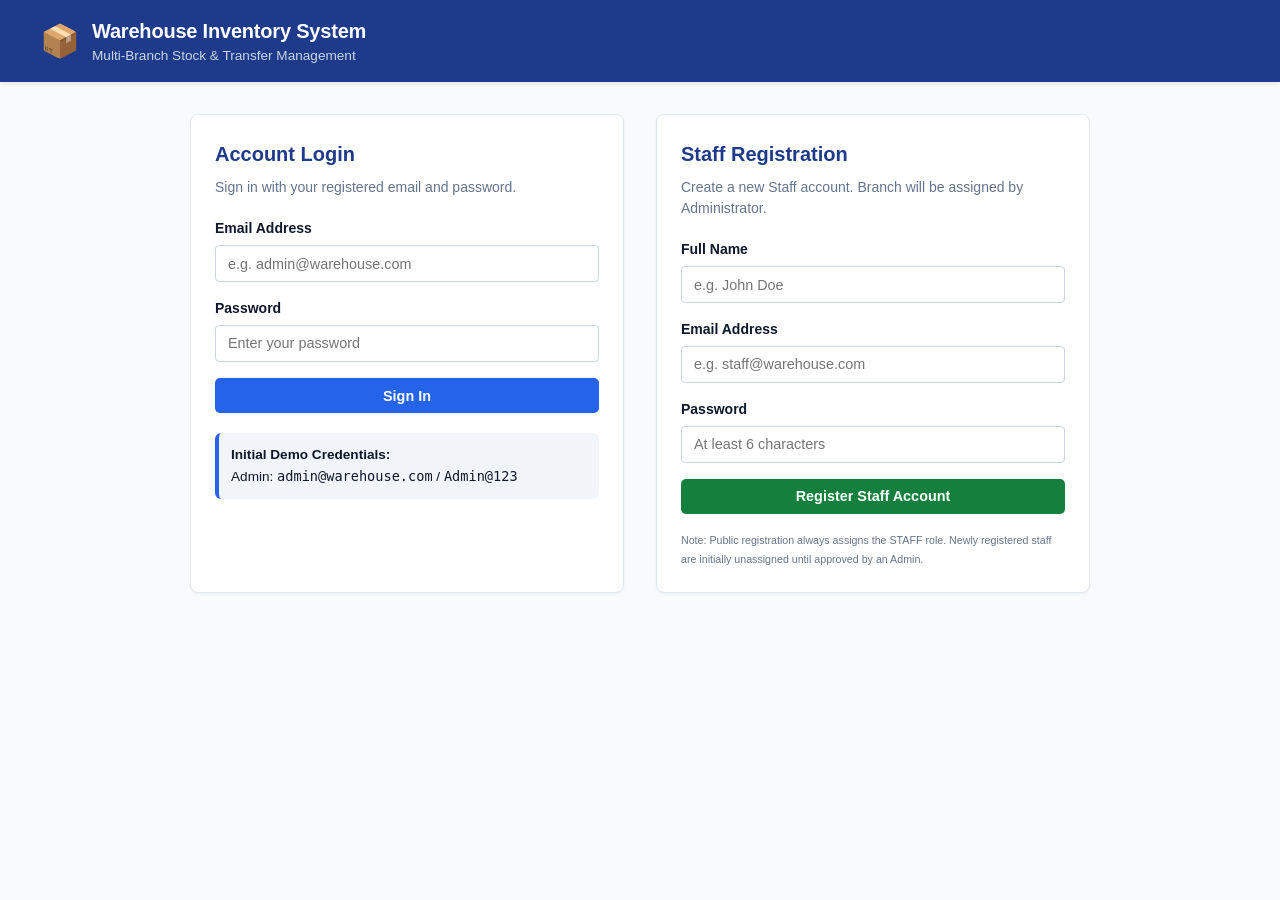
<file: target/classes/static/index.html>
<!DOCTYPE html>
<html lang="en">
<head>
    <meta charset="UTF-8">
    <meta name="viewport" content="width=device-width, initial-scale=1.0">
    <title>Warehouse Inventory Management - Authentication</title>
    <link rel="stylesheet" href="style.css">
</head>
<body>

    <!-- Top Header -->
    <header class="app-header">
        <div class="header-container">
            <div class="brand">
                <span class="brand-icon">📦</span>
                <div>
                    <h1>Warehouse Inventory System</h1>
                    <p class="subtitle">Multi-Branch Stock &amp; Transfer Management</p>
                </div>
            </div>
        </div>
    </header>

    <div class="main-wrapper">
        <!-- Toast / Alert Notification Container -->
        <div id="alert-box" class="alert hidden" role="alert"></div>

        <!-- Authentication View -->
        <section id="auth-section" class="auth-grid">
            <!-- Login Box -->
            <div class="card auth-card">
                <h2>Account Login</h2>
                <p class="card-desc">Sign in with your registered email and password.</p>
                <form id="login-form" onsubmit="handleLogin(event)">
                    <div class="form-group">
                        <label for="login-email">Email Address</label>
                        <input type="email" id="login-email" required placeholder="e.g. admin@warehouse.com">
                    </div>
                    <div class="form-group">
                        <label for="login-password">Password</label>
                        <input type="password" id="login-password" required placeholder="Enter your password">
                    </div>
                    <button type="submit" class="btn btn-primary btn-block">Sign In</button>
                </form>
                <div class="demo-credentials">
                    <p><strong>Initial Demo Credentials:</strong></p>
                    <p>Admin: <code>admin@warehouse.com</code> / <code>Admin@123</code></p>
                </div>
            </div>

            <!-- Staff Registration Box -->
            <div class="card auth-card">
                <h2>Staff Registration</h2>
                <p class="card-desc">Create a new Staff account. Branch will be assigned by Administrator.</p>
                <form id="register-form" onsubmit="handleRegister(event)">
                    <div class="form-group">
                        <label for="register-name">Full Name</label>
                        <input type="text" id="register-name" required placeholder="e.g. John Doe">
                    </div>
                    <div class="form-group">
                        <label for="register-email">Email Address</label>
                        <input type="email" id="register-email" required placeholder="e.g. staff@warehouse.com">
                    </div>
                    <div class="form-group">
                        <label for="register-password">Password</label>
                        <input type="password" id="register-password" required minlength="6" placeholder="At least 6 characters">
                    </div>
                    <button type="submit" class="btn btn-success btn-block">Register Staff Account</button>
                </form>
                <div class="help-text">
                    <small>Note: Public registration always assigns the STAFF role. Newly registered staff are initially unassigned until approved by an Admin.</small>
                </div>
            </div>
        </section>
    </div>

    <script src="script.js"></script>
</body>
</html>
</file>
<file: target/classes/static/style.css>
/* Multi-Branch Warehouse Inventory Management - Clean CSS */
:root {
    --primary: #1e3a8a;       /* Deep navy */
    --primary-hover: #172554;
    --accent: #2563eb;        /* Classic blue */
    --accent-hover: #1d4ed8;
    --bg-main: #f8fafc;       /* Light slate background */
    --bg-card: #ffffff;
    --text-main: #0f172a;
    --text-muted: #64748b;
    --border-color: #e2e8f0;
    --border-dark: #cbd5e1;
    --success: #15803d;
    --success-bg: #dcfce7;
    --warning: #b45309;
    --warning-bg: #fef3c7;
    --danger: #b91c1c;
    --danger-bg: #fee2e2;
    --info: #0369a1;
    --info-bg: #e0f2fe;
}

* {
    box-sizing: border-box;
    margin: 0;
    padding: 0;
}

body {
    font-family: -apple-system, BlinkMacSystemFont, "Segoe UI", Roboto, "Helvetica Neue", Arial, sans-serif;
    background-color: var(--bg-main);
    color: var(--text-main);
    line-height: 1.5;
    min-height: 100vh;
}

/* Header */
.app-header {
    background-color: var(--primary);
    color: #ffffff;
    padding: 1rem 1.5rem;
    box-shadow: 0 2px 4px rgba(0, 0, 0, 0.08);
}

.header-container {
    max-width: 1200px;
    margin: 0 auto;
    display: flex;
    justify-content: space-between;
    align-items: center;
    flex-wrap: wrap;
    gap: 1rem;
}

.brand {
    display: flex;
    align-items: center;
    gap: 0.75rem;
}

.brand-icon {
    font-size: 2rem;
}

.brand h1 {
    font-size: 1.25rem;
    font-weight: 700;
    letter-spacing: -0.01em;
}

.brand .subtitle {
    font-size: 0.85rem;
    color: #cbd5e1;
}

.user-info {
    display: flex;
    align-items: center;
    gap: 0.75rem;
    flex-wrap: wrap;
}

.user-greeting {
    font-size: 0.9rem;
}

.branch-tag {
    background-color: rgba(255, 255, 255, 0.15);
    padding: 0.25rem 0.6rem;
    border-radius: 4px;
    font-size: 0.8rem;
    border: 1px solid rgba(255, 255, 255, 0.25);
}

/* Main Container */
.main-wrapper {
    max-width: 1200px;
    margin: 1.5rem auto;
    padding: 0 1rem;
}

/* Alerts */
.alert {
    padding: 0.85rem 1.25rem;
    margin-bottom: 1.25rem;
    border-radius: 6px;
    font-size: 0.95rem;
    font-weight: 500;
}

.alert-success {
    background-color: var(--success-bg);
    color: var(--success);
    border: 1px solid #86efac;
}

.alert-danger {
    background-color: var(--danger-bg);
    color: var(--danger);
    border: 1px solid #fca5a5;
}

.alert-info {
    background-color: var(--info-bg);
    color: var(--info);
    border: 1px solid #7dd3fc;
}

/* Authentication Section */
.auth-grid {
    display: grid;
    grid-template-columns: 1fr 1fr;
    gap: 2rem;
    max-width: 900px;
    margin: 2rem auto;
}

@media (max-width: 768px) {
    .auth-grid {
        grid-template-columns: 1fr;
    }
}

.card {
    background-color: var(--bg-card);
    border: 1px solid var(--border-color);
    border-radius: 8px;
    padding: 1.5rem;
    margin-bottom: 1.5rem;
    box-shadow: 0 1px 3px rgba(0, 0, 0, 0.05);
}

.card h2, .card h3 {
    margin-bottom: 0.5rem;
    font-size: 1.25rem;
    color: var(--primary);
}

.card-desc {
    font-size: 0.875rem;
    color: var(--text-muted);
    margin-bottom: 1.25rem;
}

.demo-credentials {
    margin-top: 1.25rem;
    padding: 0.75rem;
    background-color: #f1f5f9;
    border-radius: 6px;
    font-size: 0.85rem;
    border-left: 4px solid var(--accent);
}

.help-text {
    margin-top: 1rem;
    color: var(--text-muted);
    font-size: 0.8rem;
}

.notice-box {
    background-color: var(--warning-bg);
    color: var(--warning);
    border: 1px solid #fde68a;
    padding: 0.75rem 1rem;
    border-radius: 6px;
    margin-bottom: 1rem;
    font-size: 0.9rem;
}

/* Forms */
.form-group {
    margin-bottom: 1rem;
}

.form-group label {
    display: block;
    margin-bottom: 0.35rem;
    font-size: 0.875rem;
    font-weight: 600;
    color: var(--text-main);
}

.form-group input,
.form-group select,
.form-group textarea {
    width: 100%;
    padding: 0.6rem 0.75rem;
    border: 1px solid var(--border-dark);
    border-radius: 4px;
    font-size: 0.9rem;
    font-family: inherit;
    background-color: #ffffff;
    transition: border-color 0.15s ease-in-out;
}

.form-group input:focus,
.form-group select:focus,
.form-group textarea:focus {
    outline: none;
    border-color: var(--accent);
    box-shadow: 0 0 0 2px rgba(37, 99, 235, 0.15);
}

.form-group input:disabled,
.form-group input:read-only {
    background-color: #f1f5f9;
    color: #475569;
    cursor: not-allowed;
}

.form-row {
    display: flex;
    gap: 1rem;
    flex-wrap: wrap;
}

.form-row .col {
    flex: 1;
    min-width: 220px;
}

.form-actions {
    display: flex;
    gap: 0.75rem;
    margin-top: 1rem;
}

/* Buttons */
.btn {
    display: inline-flex;
    align-items: center;
    justify-content: center;
    padding: 0.6rem 1.15rem;
    border: none;
    border-radius: 5px;
    font-size: 0.9rem;
    font-weight: 600;
    cursor: pointer;
    text-decoration: none;
    transition: background-color 0.15s ease-in-out;
}

.btn-sm {
    padding: 0.35rem 0.65rem;
    font-size: 0.8rem;
    border-radius: 4px;
}

.btn-primary {
    background-color: var(--accent);
    color: #ffffff;
}

.btn-primary:hover {
    background-color: var(--accent-hover);
}

.btn-secondary {
    background-color: #e2e8f0;
    color: #334155;
}

.btn-secondary:hover {
    background-color: #cbd5e1;
}

.btn-success {
    background-color: var(--success);
    color: #ffffff;
}

.btn-success:hover {
    background-color: #166534;
}

.btn-danger {
    background-color: var(--danger);
    color: #ffffff;
}

.btn-danger:hover {
    background-color: #991b1b;
}

.btn-block {
    width: 100%;
}

.btn-group {
    display: inline-flex;
    gap: 0.35rem;
}

/* Navigation Tabs */
.tabs-nav {
    display: flex;
    gap: 0.25rem;
    border-bottom: 2px solid var(--border-color);
    margin-bottom: 1.5rem;
    overflow-x: auto;
}

.tab-btn {
    background: none;
    border: none;
    padding: 0.75rem 1.25rem;
    font-size: 0.95rem;
    font-weight: 600;
    color: var(--text-muted);
    cursor: pointer;
    border-bottom: 2px solid transparent;
    margin-bottom: -2px;
    white-space: nowrap;
}

.tab-btn:hover {
    color: var(--accent);
}

.tab-btn.active {
    color: var(--accent);
    border-bottom-color: var(--accent);
}

.tab-content {
    display: none;
}

.tab-content.active {
    display: block;
}

/* Toolbars */
.section-toolbar {
    display: flex;
    justify-content: space-between;
    align-items: center;
    flex-wrap: wrap;
    gap: 1rem;
    margin-bottom: 1.25rem;
}

.section-toolbar h2 {
    font-size: 1.35rem;
    color: var(--primary);
}

.toolbar-controls {
    display: flex;
    align-items: center;
    gap: 0.75rem;
}

.toolbar-controls label {
    font-size: 0.9rem;
    font-weight: 600;
}

.toolbar-controls select {
    padding: 0.4rem 0.75rem;
    border: 1px solid var(--border-dark);
    border-radius: 4px;
    font-size: 0.9rem;
}

/* Tables */
.table-container {
    background-color: var(--bg-card);
    border: 1px solid var(--border-color);
    border-radius: 8px;
    overflow-x: auto;
    box-shadow: 0 1px 3px rgba(0, 0, 0, 0.05);
}

.data-table {
    width: 100%;
    border-collapse: collapse;
    font-size: 0.9rem;
    text-align: left;
}

.data-table th,
.data-table td {
    padding: 0.75rem 1rem;
    border-bottom: 1px solid var(--border-color);
}

.data-table th {
    background-color: #f1f5f9;
    font-weight: 700;
    color: #334155;
    text-transform: uppercase;
    font-size: 0.75rem;
    letter-spacing: 0.05em;
}

.data-table tr:hover {
    background-color: #f8fafc;
}

/* Badges */
.badge {
    display: inline-block;
    padding: 0.25rem 0.55rem;
    border-radius: 4px;
    font-size: 0.75rem;
    font-weight: 700;
    text-transform: uppercase;
    letter-spacing: 0.03em;
}

.badge-role {
    background-color: #fef08a;
    color: #854d0e;
}

.badge-in-stock {
    background-color: var(--success-bg);
    color: var(--success);
}

.badge-low-stock {
    background-color: var(--danger-bg);
    color: var(--danger);
    font-weight: 800;
}

.badge-pending {
    background-color: var(--warning-bg);
    color: var(--warning);
}

.badge-approved {
    background-color: var(--info-bg);
    color: var(--info);
}

.badge-rejected {
    background-color: var(--danger-bg);
    color: var(--danger);
}

.badge-completed {
    background-color: var(--success-bg);
    color: var(--success);
}

/* Header Navigation */
.header-nav {
    display: flex;
    align-items: center;
    gap: 0.35rem;
    flex-wrap: wrap;
}

.header-nav a {
    color: #cbd5e1;
    text-decoration: none;
    font-weight: 600;
    font-size: 0.875rem;
    padding: 0.45rem 0.85rem;
    border-radius: 5px;
    transition: all 0.15s ease-in-out;
}

.header-nav a:hover {
    color: #ffffff;
    background-color: rgba(255, 255, 255, 0.12);
}

.header-nav a.active {
    color: #ffffff;
    background-color: var(--accent);
}

/* Dashboard Analytics KPI Cards */
.analytics-grid {
    display: grid;
    grid-template-columns: repeat(auto-fit, minmax(180px, 1fr));
    gap: 1rem;
    margin-bottom: 1.75rem;
}

.metric-card {
    background-color: var(--bg-card);
    border: 1px solid var(--border-color);
    border-radius: 8px;
    padding: 1.15rem 1.25rem;
    box-shadow: 0 1px 3px rgba(0, 0, 0, 0.05);
    display: flex;
    align-items: center;
    gap: 1rem;
    border-left: 4px solid var(--accent);
}

.metric-card.warning {
    border-left-color: var(--danger);
}

.metric-card.pending {
    border-left-color: var(--warning);
}

.metric-card.success {
    border-left-color: var(--success);
}

.metric-icon {
    font-size: 2rem;
    line-height: 1;
}

.metric-data {
    display: flex;
    flex-direction: column;
}

.metric-value {
    font-size: 1.65rem;
    font-weight: 700;
    color: var(--text-main);
    line-height: 1.2;
}

.metric-label {
    font-size: 0.775rem;
    font-weight: 700;
    color: var(--text-muted);
    text-transform: uppercase;
    letter-spacing: 0.04em;
}

/* Sub-navigation for Management page */
.sub-nav {
    display: flex;
    gap: 0.5rem;
    margin-bottom: 1.5rem;
    border-bottom: 2px solid var(--border-color);
    padding-bottom: 0.5rem;
}

.sub-nav-btn {
    background: none;
    border: none;
    padding: 0.5rem 1rem;
    font-size: 0.9rem;
    font-weight: 600;
    color: var(--text-muted);
    cursor: pointer;
    border-radius: 4px;
    transition: all 0.15s ease-in-out;
}

.sub-nav-btn:hover {
    color: var(--accent);
    background-color: #f1f5f9;
}

.sub-nav-btn.active {
    color: #ffffff;
    background-color: var(--accent);
}

/* Utility */
.hidden {
    display: none !important;
}

.text-center {
    text-align: center;
}
</file>
